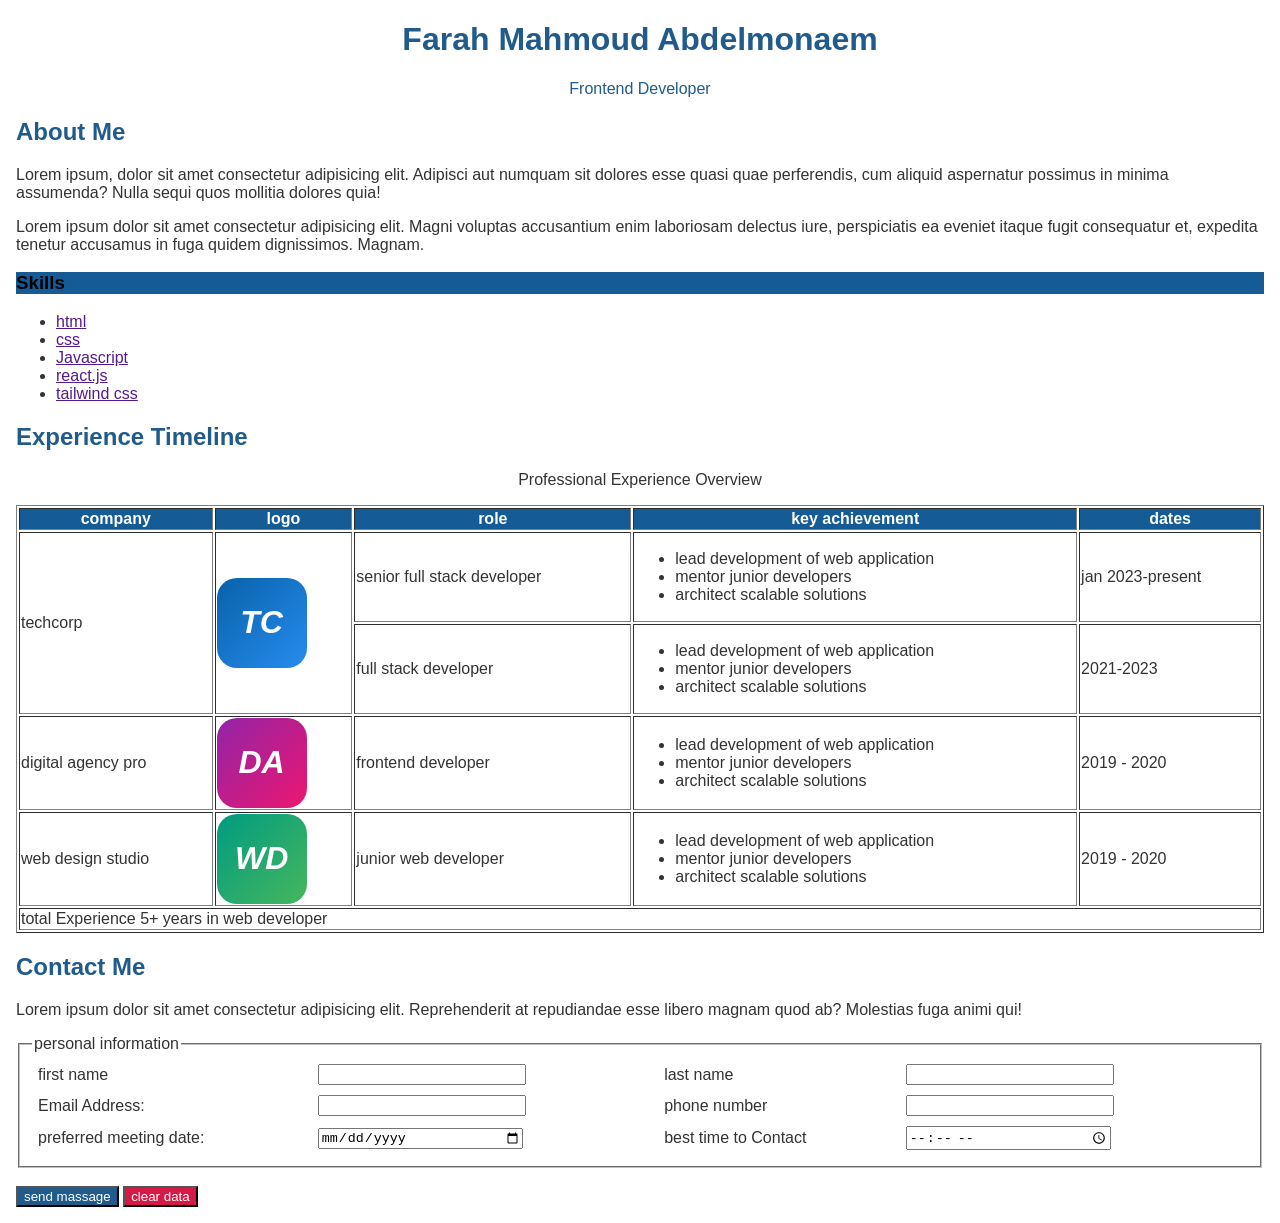
<file: Task 1/index.html>
<!DOCTYPE html>
<html>
  <head>
    <title>Task 1</title>
  </head>

  <body style="font-family: Arial, sans-serif; color: #333; margin: 16px;">

    <center>
      <h1 style="color: #205b8c;">
        Farah Mahmoud Abdelmonaem
      </h1>
      <p style="color: #205b8c;">Frontend Developer</p>
    </center>

    <h2 style="color: #205b8c;">About Me</h2>

    <p>
      Lorem ipsum, dolor sit amet consectetur adipisicing elit.
      Adipisci aut numquam sit dolores esse quasi quae perferendis,
      cum aliquid aspernatur possimus in minima assumenda?
      Nulla sequi quos mollitia dolores quia!
    </p>

    <p>
      Lorem ipsum dolor sit amet consectetur adipisicing elit.
      Magni voluptas accusantium enim laboriosam delectus iure,
      perspiciatis ea eveniet itaque fugit consequatur et,
      expedita tenetur accusamus in fuga quidem dignissimos. Magnam.
    </p>

    <h3 style="background-color: #155b96; color: black;">
      Skills
    </h3>

    <ul>
      <li><a href="">html</a></li>
      <li><a href="">css</a></li>
      <li><a href="">Javascript</a></li>
      <li><a href="">react.js</a></li>
      <li><a href="">tailwind css</a></li>
    </ul>

    <h2 style="color: #205b8c;">Experience Timeline</h2>

    <center>
      <p>Professional Experience Overview</p>
    </center>

    <table border="1" width="100%">

      <tr style="background-color: #155b96; color: white;">
          <th>company</th>
          <th>logo</th>
          <th>role</th>
          <th>key achievement</th>
          <th>dates</th>
      </tr>

      <tr>
        <td rowspan="2">techcorp</td>

        <td rowspan="2">
          <div style="width: 90px; height: 90px; border-radius: 20px;
            background: linear-gradient(135deg, #0862a9, #278cf0);
            color: white; display: flex; align-items: center;
            justify-content: center; font-size: 32px; font-weight: bold;">
            <i>TC</i>
          </div>
        </td>

        <td>senior full stack developer</td>

        <td>
          <ul>
            <li>lead development of web application</li>
            <li>mentor junior developers</li>
            <li>architect scalable solutions</li>
          </ul>
        </td>

        <td>jan 2023-present</td>
      </tr>

      <tr>
        <td>full stack developer</td>
        <td>
            <ul>
                <li>lead development of web application</li>
                <li>mentor junior developers</li>
                <li>architect scalable solutions</li>
            </ul>
        </td>
        <td>2021-2023</td>
      </tr>

      <tr>
        <td>digital agency pro</td>

        <td>
          <div style="width: 90px; height: 90px; border-radius: 20px;
            background: linear-gradient(135deg, #9224a7, #ed1670);
            color: white; display: flex; align-items: center;
            justify-content: center; font-size: 32px; font-weight: bold;">
            <i>DA</i>
          </div>
        </td>

        <td>frontend developer</td>

        <td>
          <ul>
            <li>lead development of web application</li>
            <li>mentor junior developers</li>
            <li>architect scalable solutions</li>
          </ul>
        </td>

        <td>2019 - 2020</td>
      </tr>

      <tr>
        <td>web design studio</td>

        <td>
          <div style="width: 90px; height: 90px; border-radius: 20px;
            background: linear-gradient(135deg, #009b83, #46b75b);
            color: white; display: flex; align-items: center;
            justify-content: center; font-size: 32px; font-weight: bold;">
            <i>WD</i>
          </div>
        </td>

        <td>junior web developer</td>

        <td>
          <ul>
            <li>lead development of web application</li>
            <li>mentor junior developers</li>
            <li>architect scalable solutions</li>
          </ul>
        </td>

        <td>2019 - 2020</td>
      </tr>

      <tr>
        <td colspan="5">total Experience 5+ years in web developer</td>
      </tr>

    </table>

    <h2 style="color: #205b8c;">Contact Me</h2>

    <p>
      Lorem ipsum dolor sit amet consectetur adipisicing elit.
      Reprehenderit at repudiandae esse libero magnam quod ab?
      Molestias fuga animi qui!
    </p>

    <form action="">

      <fieldset style="width: auto;">
        <legend>personal information</legend>

        <table width="100%" cellpadding="4">
          <tr>
            <td><label for="fname">first name</label></td>
            <td>
              <input type="text" id="fname" name="fname"
                style="width: 200px;">
            </td>

            <td><label for="lname">last name</label></td>
            <td>
              <input type="text" id="lname" name="lname"
                style="width: 200px;">
            </td>
          </tr>

          <tr>
            <td><label for="email">Email Address:</label></td>
            <td>
              <input type="email" id="email" name="email"
                style="width: 200px;">
            </td>

            <td><label for="phone">phone number</label></td>
            <td>
              <input type="tel" id="phone" name="phone"
                style="width: 200px;">
            </td>
          </tr>

          <tr>
            <td><label for="date">preferred meeting date:</label></td>
            <td>
              <input type="date" id="date" name="date"
                style="width: 200px;">
            </td>

            <td><label for="time">best time to Contact</label></td>
            <td>
              <input type="time" id="time" name="time"
                style="width: 200px;">
            </td>
          </tr>
        </table>
      </fieldset>

      <br>

      <input type="submit" value="send massage"
        style="background-color: #205b8c; color: white;">

      <input type="reset" value="clear data"
        style="background-color: #d71946; color: white;">
    </form>

  </body>
</html>
</file>
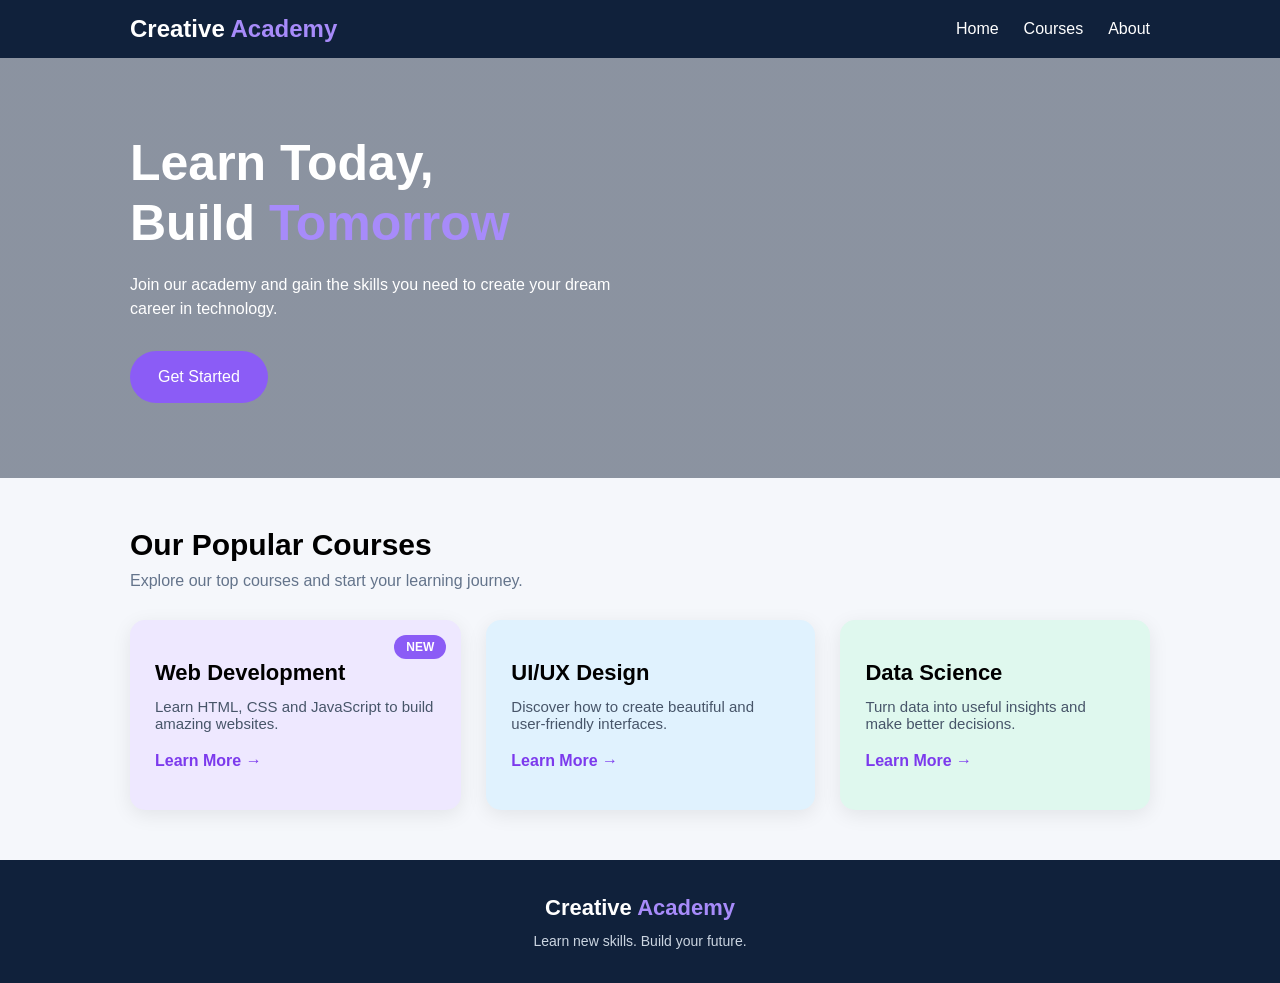
<file: Task 2/index.html>
<!DOCTYPE html>
<html lang="en">
  <head>
    <meta charset="UTF-8">
    <meta name="viewport" content="width=device-width, initial-scale=1.0">
    <title>Creative Academy</title>
    <link rel="stylesheet" href="style.css">
  </head>
  <body>
    <header>
      <h2 class="logo">Creative <span>Academy</span></h2>

      <ul class="header-links">
        <li><a href="#home">Home</a></li>
        <li><a href="#courses">Courses</a></li>
        <li><a href="#about">About</a></li>
      </ul>
    </header>

    <section class="hero" id="home">
      <div class="hero-content">
        <h1>Learn Today,<br>Build <span>Tomorrow</span></h1>

        <p>
          Join our academy and gain the skills you need
          to create your dream career in technology.
        </p>

        <a href="#courses" class="started-btn">Get Started</a>
      </div>
    </section>

    <section class="courses" id="courses">
      <h2>Our Popular Courses</h2>
      <p>Explore our top courses and start your learning journey.</p>

      <div class="cards-container">
        <div class="card card1">
          <h3>Web Development</h3>
          <p>
            Learn HTML, CSS and JavaScript
            to build amazing websites.
          </p>
          <a href="">Learn More →</a>

          <span class="badge">NEW</span>
        </div>

        <div class="card card2">
          <h3>UI/UX Design</h3>
          <p>
            Discover how to create beautiful 
            and user-friendly interfaces.
          </p>
          <a href="">Learn More →</a>
        </div>

        <div class="card card3">
          <h3>Data Science</h3>
          <p>
            Turn data into useful insights 
            and make better decisions.
          </p>
          <a href="">Learn More →</a>
        </div>
      </div>
    </section>

    <footer id="about">
      <h3>Creative <span>Academy</span></h3>
      <p>Learn new skills. Build your future.</p>
    </footer>
  </body>
</html>
</file>
<file: Task 2/style.css>
* {
    margin: 0;
    padding: 0;
    box-sizing: border-box;
}

html {
  scroll-behavior: smooth;
}

body {
  font-family: Arial, sans-serif;
  background-color: #f5f7fb;
}

/* header */
header {
  display: flex;
  justify-content: space-between;
  align-items: center;
  background-color: #10213b;
  color: white;
  padding: 15px 130px;
}

header span, footer span {
  color: #A78BFA;
}

header .header-links {
  list-style: none;
  display: flex;
  gap: 25px;
}

header .header-links a {
  color: white;
  text-decoration: none;
  transition: color 0.3s;
}

header .header-links a:hover {
  color: #A78BFA;
}

/* hero */
.hero {
  min-height: 420px;
  background-image: 
    linear-gradient(
              rgba(10, 25, 50, 0.45),
              rgba(10, 25, 50, 0.45)
          ),
    url("https://images.unsplash.com/photo-1500530855697-b586d89ba3ee?auto=format&fit=crop&w=1600&q=80");
    background-size: cover;
    background-position: center;

    display: flex;
    align-items: center;

    padding: 60px 130px;
    color: white;
}

.hero .hero-content {
  max-width: 500px;
}

.hero h1 {
  font-size: 50px;
  margin-bottom: 20px;
  line-height: 1.2;
}

.hero h1 span {
    color: #A78BFA;
}

.hero p {
  line-height: 1.5;
  font-size: 16px;
  margin-bottom: 30px;
}

.hero .started-btn {
  display: inline-block;
  text-decoration: none;
  color: white;
  background-color: #8b5cf6;
  border-radius: 30px;
  padding: 17px 28px;
  transition: background-color 0.3s, transform 0.3s;
}

.hero .started-btn:hover {
  background-color: #6d28d9;
  transform: translateY(-3px);
}

/* courses */
.courses {
  padding: 50px 130px;
}

.courses h2 {
  font-size: 30px;
  margin-bottom: 10px;
}

.courses > p {
  color: #64748b;
  margin-bottom: 30px;
}

.cards-container {
  display: flex;
  gap: 25px;
}

.card {
  background-color: #A78BFA;
  padding: 40px 25px;
  border-radius: 15px;
  box-shadow: 0 5px 20px rgba(0, 0, 0, 0.08);
  transition: transform 0.3s, box-shadow 0.3s;
  cursor: pointer;
}

.card:hover {
  transform: translateY(-8px);
  box-shadow: 0 12px 25px rgba(0, 0, 0, 0.15);
}

.card1 {
  position: relative;
  background-color: #EEE8FF;
}

.card2 {
  background-color: #e0f2fe;
}

.card3 {
  background-color: #dff8ee;
}

.card h3 {
  font-size: 22px;
  margin-bottom: 12px;
}

.card p {
  font-size: 15px;
  color: #475569;
  margin-bottom: 20px;
}

.card a {
  color: #7c3aed;
  text-decoration: none;
  font-weight: bold;
}

.card a:hover {
  color: #4c1d95;
}

.badge {
  position: absolute;
  top: 15px;
  right: 15px;
  background-color: #8b5cf6;
  color: white;
  padding: 5px 12px;
  border-radius: 20px;
  font-size: 12px;
  font-weight: bold;
}

/* footer */
footer {
  display: flex;
  flex-direction: column;

  align-items: center;
  background-color: #10213B;
  color: white;
  padding: 30px 20px;
  line-height: 1.6;
}

footer h3 {
  font-size: 22px;
  margin-bottom: 5px;
}

footer p {
  font-size: 14px;
  color: #cbd5e1;
}
</file>
